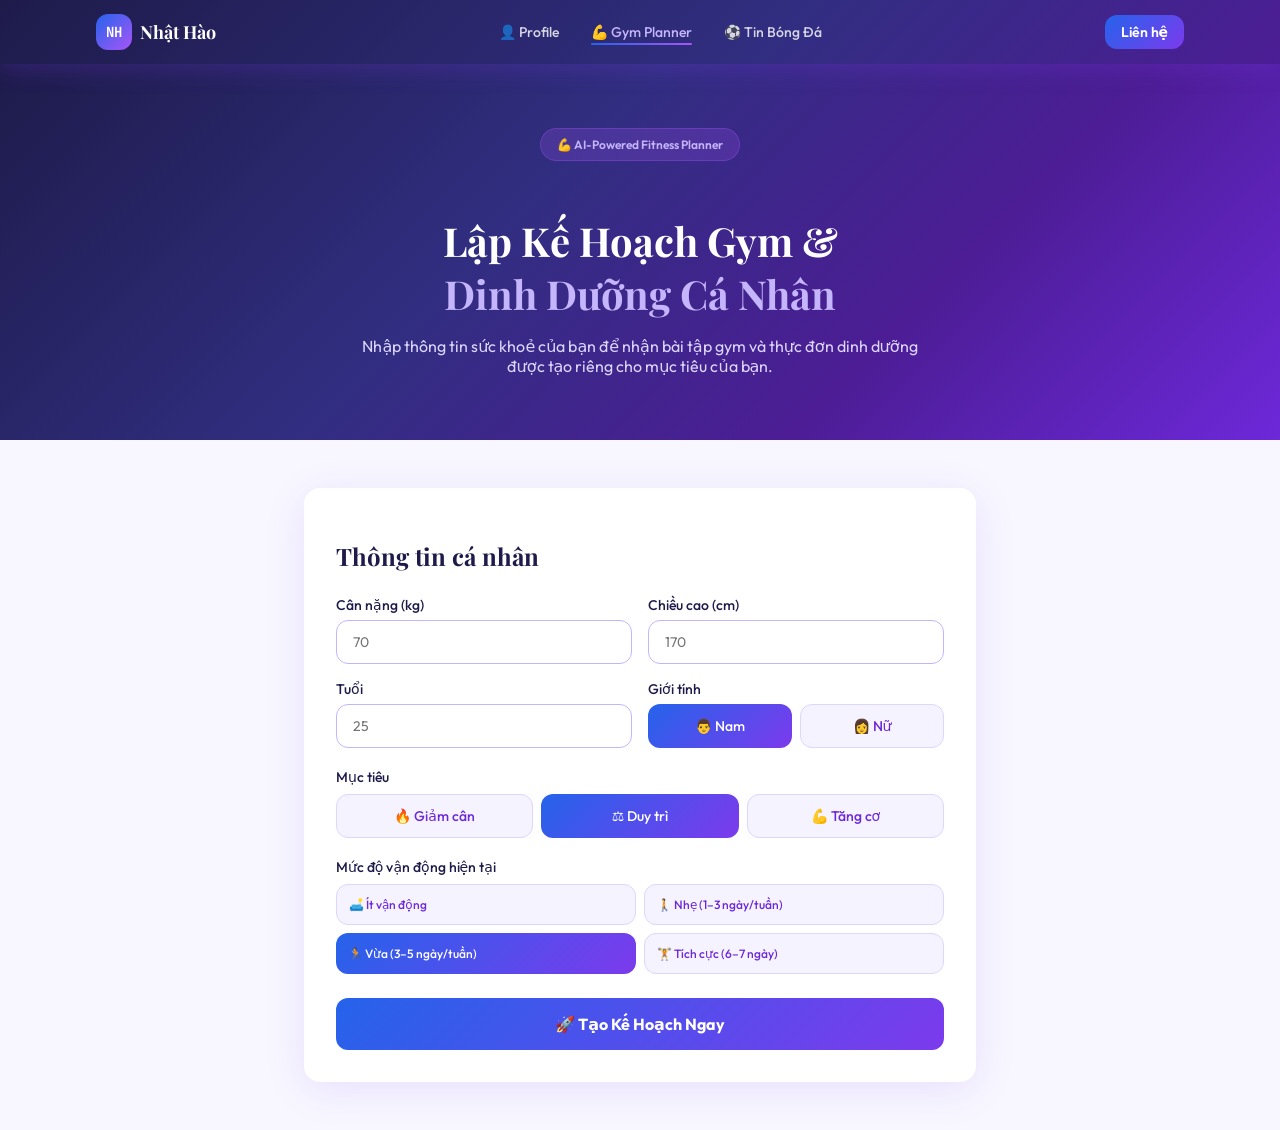
<file: gym.html>
<!DOCTYPE html>
<html lang="vi">
<head>
<meta charset="UTF-8" />
<meta name="viewport" content="width=device-width, initial-scale=1.0" />
<title>Gym Planner — Nhật Hào</title>
<link rel="stylesheet" href="assets/style.css" />
</head>
<body>

<!-- ===== NAVBAR ===== -->
<nav class="navbar">
  <div class="container">
    <div class="navbar-inner">
      <a href="index.html" class="flex items-center gap-2">
        <div class="logo-badge animate-pulse-glow"><span>NH</span></div>
        <span class="logo-text">Nhật Hào</span>
      </a>

      <div class="nav-links">
        <a href="index.html" class="nav-link">👤 Profile</a>
        <a href="gym.html" class="nav-link active">💪 Gym Planner</a>
        <a href="football.html" class="nav-link">⚽ Tin Bóng Đá</a>
      </div>

      <a href="mailto:davidhung@email.com" class="btn-primary md-flex hidden" style="padding:0.5rem 1rem;border-radius:0.75rem;font-size:0.875rem;font-weight:600;">
        <span>Liên hệ</span>
      </a>

      <button class="hamburger" id="hamburger-btn" aria-label="Toggle menu">
        <span id="bar1"></span>
        <span id="bar2"></span>
        <span id="bar3"></span>
      </button>
    </div>
  </div>

  <div class="mobile-menu" id="mobile-menu">
    <div class="mobile-menu-inner">
      <a href="index.html" class="mobile-nav-link">👤 Profile</a>
      <a href="gym.html" class="mobile-nav-link active">💪 Gym Planner</a>
      <a href="football.html" class="mobile-nav-link">⚽ Tin Bóng Đá</a>
      <a href="mailto:davidhung@email.com" class="btn-primary" style="margin-top:0.5rem;padding:0.75rem 1rem;border-radius:0.75rem;font-size:0.875rem;font-weight:600;text-align:center;">
        <span>Liên hệ ngay</span>
      </a>
    </div>
  </div>
</nav>

<div class="min-h-screen" style="background:#f8f7ff;">

  <!-- ===== HERO ===== -->
  <section class="gradient-hero text-center" style="padding:4rem 1rem;">
    <div class="container-sm animate-fade-in-up">
      <div class="tag-pill" style="margin-bottom:1.25rem;">💪 AI-Powered Fitness Planner</div>
      <h1 class="font-display font-bold text-white" style="font-size:2.5rem;margin-bottom:1rem;">
        Lập Kế Hoạch Gym &amp;<br />
        <span style="color:#c4b5fd;">Dinh Dưỡng Cá Nhân</span>
      </h1>
      <p class="text-purple-200" style="max-width:36rem;margin:0 auto;font-size:1rem;">
        Nhập thông tin sức khoẻ của bạn để nhận bài tập gym và thực đơn dinh dưỡng
        được tạo riêng cho mục tiêu của bạn.
      </p>
    </div>
  </section>

  <!-- ===== INPUT FORM ===== -->
  <section class="section-sm">
    <div class="container-md white-card" style="padding:2rem;box-shadow:0 8px 40px rgba(124,58,237,0.12);">
      <h2 class="font-display font-bold text-indigo-900" style="font-size:1.5rem;margin-bottom:1.5rem;">Thông tin cá nhân</h2>

      <div id="error-box"></div>

      <div class="grid grid-md-2 gap-4">
        <div>
          <label class="font-medium text-indigo-900" style="display:block;font-size:0.875rem;margin-bottom:0.375rem;">Cân nặng (kg)</label>
          <input type="number" id="weight" placeholder="70" />
        </div>
        <div>
          <label class="font-medium text-indigo-900" style="display:block;font-size:0.875rem;margin-bottom:0.375rem;">Chiều cao (cm)</label>
          <input type="number" id="height" placeholder="170" />
        </div>
        <div>
          <label class="font-medium text-indigo-900" style="display:block;font-size:0.875rem;margin-bottom:0.375rem;">Tuổi</label>
          <input type="number" id="age" placeholder="25" />
        </div>
        <div>
          <label class="font-medium text-indigo-900" style="display:block;font-size:0.875rem;margin-bottom:0.375rem;">Giới tính</label>
          <div class="grid grid-2 gap-2" id="gender-group">
            <button class="toggle-btn active" data-value="male">👨 Nam</button>
            <button class="toggle-btn" data-value="female">👩 Nữ</button>
          </div>
        </div>
      </div>

      <div style="margin-top:1.25rem;">
        <label class="font-medium text-indigo-900" style="display:block;font-size:0.875rem;margin-bottom:0.5rem;">Mục tiêu</label>
        <div class="grid grid-3 gap-2" id="goal-group">
          <button class="toggle-btn" data-value="lose">🔥 Giảm cân</button>
          <button class="toggle-btn active" data-value="maintain">⚖️ Duy trì</button>
          <button class="toggle-btn" data-value="gain">💪 Tăng cơ</button>
        </div>
      </div>

      <div style="margin-top:1.25rem;">
        <label class="font-medium text-indigo-900" style="display:block;font-size:0.875rem;margin-bottom:0.5rem;">Mức độ vận động hiện tại</label>
        <div class="grid grid-2 gap-2" id="activity-group">
          <button class="toggle-btn" data-value="sedentary" style="text-align:left;font-size:0.75rem;">🛋️ Ít vận động</button>
          <button class="toggle-btn" data-value="light" style="text-align:left;font-size:0.75rem;">🚶 Nhẹ (1–3 ngày/tuần)</button>
          <button class="toggle-btn active" data-value="moderate" style="text-align:left;font-size:0.75rem;">🏃 Vừa (3–5 ngày/tuần)</button>
          <button class="toggle-btn" data-value="active" style="text-align:left;font-size:0.75rem;">🏋️ Tích cực (6–7 ngày)</button>
        </div>
      </div>

      <button id="submit-btn" class="btn-primary w-full" style="margin-top:1.5rem;padding:1rem;border-radius:0.75rem;font-weight:700;font-size:1rem;">
        <span>🚀 Tạo Kế Hoạch Ngay</span>
      </button>
    </div>
  </section>

  <!-- ===== RESULT ===== -->
  <section id="plan-result" class="section-sm hidden" style="padding-bottom:4rem;">
    <div class="container-sm" id="result-container" style="display:flex;flex-direction:column;gap:1.5rem;"></div>
  </section>

</div>

<script src="assets/navbar.js"></script>
<script src="assets/gym.js"></script>
</body>
</html>
</file>
<file: assets/style.css>
/* Google Fonts */
@import url('https://fonts.googleapis.com/css2?family=Outfit:wght@300;400;500;600;700;800&family=Playfair+Display:wght@400;600;700&family=JetBrains+Mono:wght@400;500&display=swap');

:root {
  --color-blue-primary: #2563eb;
  --color-blue-light: #3b82f6;
  --color-blue-dark: #1d4ed8;
  --color-purple-primary: #7c3aed;
  --color-purple-light: #a855f7;
  --color-purple-dark: #6d28d9;
  --color-purple-deep: #4c1d95;
  --color-white: #ffffff;
  --color-off-white: #f8f7ff;
  --color-gray-soft: #f1f0ff;

  --font-display: 'Playfair Display', Georgia, serif;
  --font-body: 'Outfit', system-ui, sans-serif;
  --font-mono: 'JetBrains Mono', monospace;
}

/* ===== Global Defaults ===== */
*,
*::before,
*::after {
  box-sizing: border-box;
}

html {
  scroll-behavior: smooth;
}

body {
  font-family: var(--font-body);
  background-color: #f8f7ff;
  color: #1e1b4b;
  -webkit-font-smoothing: antialiased;
  margin: 0;
}

img { max-width: 100%; display: block; }
a { text-decoration: none; color: inherit; }
button { font-family: inherit; cursor: pointer; }

/* ===== Custom Scrollbar ===== */
::-webkit-scrollbar {
  width: 6px;
  height: 6px;
}
::-webkit-scrollbar-track {
  background: transparent;
}
::-webkit-scrollbar-thumb {
  background: #a855f7;
  border-radius: 3px;
  opacity: 0;
  transition: opacity 0.3s;
}
body:hover::-webkit-scrollbar-thumb {
  opacity: 1;
}

/* ===== Layout helpers (thay cho tailwind) ===== */
.container { max-width: 72rem; margin: 0 auto; padding: 0 1rem; }
.container-sm { max-width: 48rem; margin: 0 auto; padding: 0 1rem; }
.container-md { max-width: 42rem; margin: 0 auto; padding: 0 1rem; }
@media (min-width: 640px) { .container, .container-sm, .container-md { padding: 0 1.5rem; } }
@media (min-width: 1024px) { .container, .container-sm, .container-md { padding: 0 2rem; } }

.min-h-screen { min-height: 100vh; }
.flex { display: flex; }
.flex-col { flex-direction: column; }
.items-center { align-items: center; }
.justify-between { justify-content: space-between; }
.justify-center { justify-content: center; }
.gap-2 { gap: 0.5rem; }
.gap-3 { gap: 0.75rem; }
.gap-4 { gap: 1rem; }
.gap-6 { gap: 1.5rem; }
.gap-8 { gap: 2rem; }
.grid { display: grid; }
.grid-2 { grid-template-columns: repeat(2, 1fr); }
.grid-3 { grid-template-columns: repeat(3, 1fr); }
.grid-4 { grid-template-columns: repeat(4, 1fr); }
.text-center { text-align: center; }
.hidden { display: none; }
.relative { position: relative; }
.absolute { position: absolute; }
.overflow-hidden { overflow: hidden; }
.rounded-full { border-radius: 9999px; }
.rounded-xl { border-radius: 0.75rem; }
.rounded-2xl { border-radius: 1rem; }
.rounded-3xl { border-radius: 1.5rem; }
.w-full { width: 100%; }

@media (max-width: 767px) {
  .md-hidden { display: none !important; }
}
@media (min-width: 768px) {
  .md-flex { display: flex !important; }
  .grid-md-2 { grid-template-columns: repeat(2, 1fr); }
  .grid-md-4 { grid-template-columns: repeat(4, 1fr); }
}
@media (min-width: 1024px) {
  .grid-lg-3 { grid-template-columns: repeat(3, 1fr); }
  .lg-flex-row { flex-direction: row !important; }
}
@media (max-width: 1023px) {
  .lg-hidden { display: none !important; }
}

/* ===== Gradient Utilities ===== */
.gradient-hero {
  background: linear-gradient(135deg, #1e1b4b 0%, #312e81 40%, #4c1d95 70%, #6d28d9 100%);
}

.gradient-card {
  background: linear-gradient(135deg, #ffffff 0%, #f8f7ff 100%);
}

.text-gradient {
  background: linear-gradient(90deg, #2563eb, #7c3aed, #a855f7);
  -webkit-background-clip: text;
  -webkit-text-fill-color: transparent;
  background-clip: text;
}

/* ===== Animations ===== */
@keyframes fadeInUp {
  from { opacity: 0; transform: translateY(24px); }
  to { opacity: 1; transform: translateY(0); }
}

@keyframes fadeIn {
  from { opacity: 0; }
  to { opacity: 1; }
}

@keyframes pulseGlow {
  0%, 100% { box-shadow: 0 0 0 0 rgba(124, 58, 237, 0.4); }
  50% { box-shadow: 0 0 0 12px rgba(124, 58, 237, 0); }
}


.animate-fade-in-up { animation: fadeInUp 0.6s ease forwards; }
.animate-fade-in { animation: fadeIn 0.5s ease forwards; }
.animate-pulse-glow { animation: pulseGlow 2s ease-in-out infinite; }

.delay-100 { animation-delay: 0.1s; }
.delay-200 { animation-delay: 0.2s; }
.delay-300 { animation-delay: 0.3s; }

/* ===== Navbar ===== */
.navbar {
  background: linear-gradient(135deg, #1e1b4b 0%, #312e81 60%, #4c1d95 100%);
  box-shadow: 0 4px 24px rgba(124, 58, 237, 0.25);
  position: sticky;
  top: 0;
  z-index: 50;
  width: 100%;
}
.navbar-inner {
  display: flex;
  height: 4rem;
  align-items: center;
  justify-content: space-between;
}
.logo-badge {
  width: 2.25rem;
  height: 2.25rem;
  border-radius: 0.75rem;
  display: flex;
  align-items: center;
  justify-content: center;
  background: linear-gradient(135deg, #2563eb, #a855f7);
}
.logo-badge span {
  color: white;
  font-weight: bold;
  font-size: 0.875rem;
  font-family: var(--font-mono);
}
.logo-text {
  color: white;
  font-weight: bold;
  font-size: 1.125rem;
  font-family: var(--font-display);
}
.nav-links { display: none; align-items: center; gap: 2rem; }
@media (min-width: 768px) { .nav-links { display: flex; } }
.nav-link {
  position: relative;
  transition: color 0.25s ease;
  display: flex;
  align-items: center;
  gap: 0.375rem;
  font-size: 0.875rem;
  font-weight: 500;
  color: rgba(255,255,255,0.8);
}
.nav-link:hover, .nav-link.active { color: #c4b5fd; }
.nav-link::after {
  content: '';
  position: absolute;
  bottom: -4px;
  left: 0;
  width: 0;
  height: 2px;
  background: linear-gradient(90deg, #2563eb, #a855f7);
  transition: width 0.3s ease;
  border-radius: 1px;
}
.nav-link:hover::after, .nav-link.active::after { width: 100%; }

.hamburger { display: flex; flex-direction: column; gap: 0.375rem; padding: 0.5rem; border-radius: 0.5rem; background: none; border: none; }
.hamburger:hover { background: rgba(255,255,255,0.1); }
.hamburger span { display: block; width: 1.5rem; height: 2px; background: white; transition: all 0.3s ease; }
@media (min-width: 768px) { .hamburger { display: none; } }

.mobile-menu { transition: max-height 0.4s ease, opacity 0.3s ease; overflow: hidden; max-height: 0; opacity: 0; }
.mobile-menu.open { max-height: 400px; opacity: 1; }
@media (min-width: 768px) { .mobile-menu { display: none; } }
.mobile-menu-inner { padding: 0.25rem 1rem 1rem; display: flex; flex-direction: column; gap: 0.25rem; background: #1e1b4b; }
.mobile-nav-link {
  display: flex; align-items: center; gap: 0.75rem; padding: 0.75rem 1rem; border-radius: 0.75rem;
  font-size: 0.875rem; font-weight: 500; color: rgba(255,255,255,0.8); transition: all 0.2s ease;
}
.mobile-nav-link:hover { background: rgba(255,255,255,0.1); color: white; }
.mobile-nav-link.active { background: rgba(124,58,237,0.4); color: #c4b5fd; }

/* ===== Card hover ===== */
.card-hover { transition: transform 0.3s ease, box-shadow 0.3s ease; }
.card-hover:hover { transform: translateY(-4px); box-shadow: 0 20px 48px rgba(124, 58, 237, 0.15); }

/* ===== Buttons ===== */
.btn-primary {
  background: linear-gradient(135deg, #2563eb, #7c3aed);
  color: white; border: none; transition: all 0.3s ease; position: relative; overflow: hidden;
  display: inline-flex; align-items: center; justify-content: center;
}
.btn-primary::before {
  content: ''; position: absolute; inset: 0;
  background: linear-gradient(135deg, #7c3aed, #a855f7); opacity: 0; transition: opacity 0.3s ease;
}
.btn-primary:hover::before { opacity: 1; }
.btn-primary span { position: relative; z-index: 1; }

.btn-outline {
  border: 1px solid rgba(255,255,255,0.25);
  background: rgba(255,255,255,0.08);
  color: white; transition: all 0.3s ease;
  display: inline-flex; align-items: center; justify-content: center;
}

.btn-ghost {
  background: rgba(255,255,255,0.1); color: white; border: 1px solid rgba(255,255,255,0.2);
  transition: all 0.3s ease; display: inline-flex; align-items: center; justify-content: center;
}
.btn-ghost:hover { background: rgba(255,255,255,0.18); }

/* ===== Skill bar ===== */
.skill-bar-fill {
  height: 100%; border-radius: 9999px;
  background: linear-gradient(90deg, #2563eb, #7c3aed, #a855f7);
  transition: width 1s ease;
}

/* ===== News card image overlay ===== */
.news-img-overlay { position: relative; overflow: hidden; }
.news-img-overlay img { transition: transform 0.5s ease; width: 100%; height: 100%; object-fit: cover; }
.news-img-overlay:hover img { transform: scale(1.06); }

/* ===== Generic utility classes used across pages ===== */
.text-white { color: white; }
.text-muted { color: rgba(255,255,255,0.7); }
.text-purple-200 { color: #ddd6fe; }
.text-purple-300 { color: #c4b5fd; }
.text-purple-600 { color: #7c3aed; }
.text-indigo-900 { color: #1e1b4b; }
.text-slate-400 { color: #94a3b8; }
.text-slate-500 { color: #64748b; }
.text-slate-600 { color: #475569; }
.font-display { font-family: var(--font-display); }
.font-mono { font-family: var(--font-mono); }
.font-bold { font-weight: 700; }
.font-semibold { font-weight: 600; }
.font-medium { font-weight: 500; }
.uppercase { text-transform: uppercase; }
.tracking-widest { letter-spacing: 0.15em; }

.tag-pill {
  display: inline-flex; align-items: center; gap: 0.5rem;
  padding: 0.5rem 1rem; border-radius: 9999px; font-size: 0.75rem; font-weight: 600;
  background: rgba(168,85,247,0.2); color: #c4b5fd; border: 1px solid rgba(168,85,247,0.3);
}
.dot-pulse { width: 0.5rem; height: 0.5rem; border-radius: 9999px; background: #4ade80; animation: pulseDot 1.5s infinite; }
@keyframes pulseDot { 0%,100% { opacity: 1; } 50% { opacity: 0.4; } }

.white-card {
  background: white; border-radius: 1rem; box-shadow: 0 4px 20px rgba(124,58,237,0.08);
}

.chip {
  padding: 0.375rem 0.75rem; border-radius: 9999px; font-size: 0.75rem; font-weight: 500;
  background: #ede9fe; color: #7c3aed;
}

.section { padding: 5rem 1rem; }
.section-sm { padding: 3rem 1rem; }

input[type="text"], input[type="number"] {
  width: 100%; padding: 0.75rem 1rem; border-radius: 0.75rem; border: 1px solid #c4b5fd;
  background: white; color: #1e1b4b; font-size: 0.875rem; outline: none; transition: box-shadow 0.2s;
  font-family: inherit;
}
input:focus { box-shadow: 0 0 0 2px #7c3aed; }

.toggle-btn {
  padding: 0.75rem; border-radius: 0.75rem; font-size: 0.875rem; font-weight: 500;
  background: #f5f3ff; color: #6d28d9; border: 1px solid #ddd6fe; transition: all 0.2s;
}
.toggle-btn.active {
  background: linear-gradient(135deg, #2563eb, #7c3aed); color: white; border: none;
}

.error-box {
  margin-bottom: 1rem; padding: 0.75rem 1rem; border-radius: 0.75rem; font-size: 0.875rem;
  background: #fef2f2; color: #dc2626; border: 1px solid #fecaca;
}
</file>
